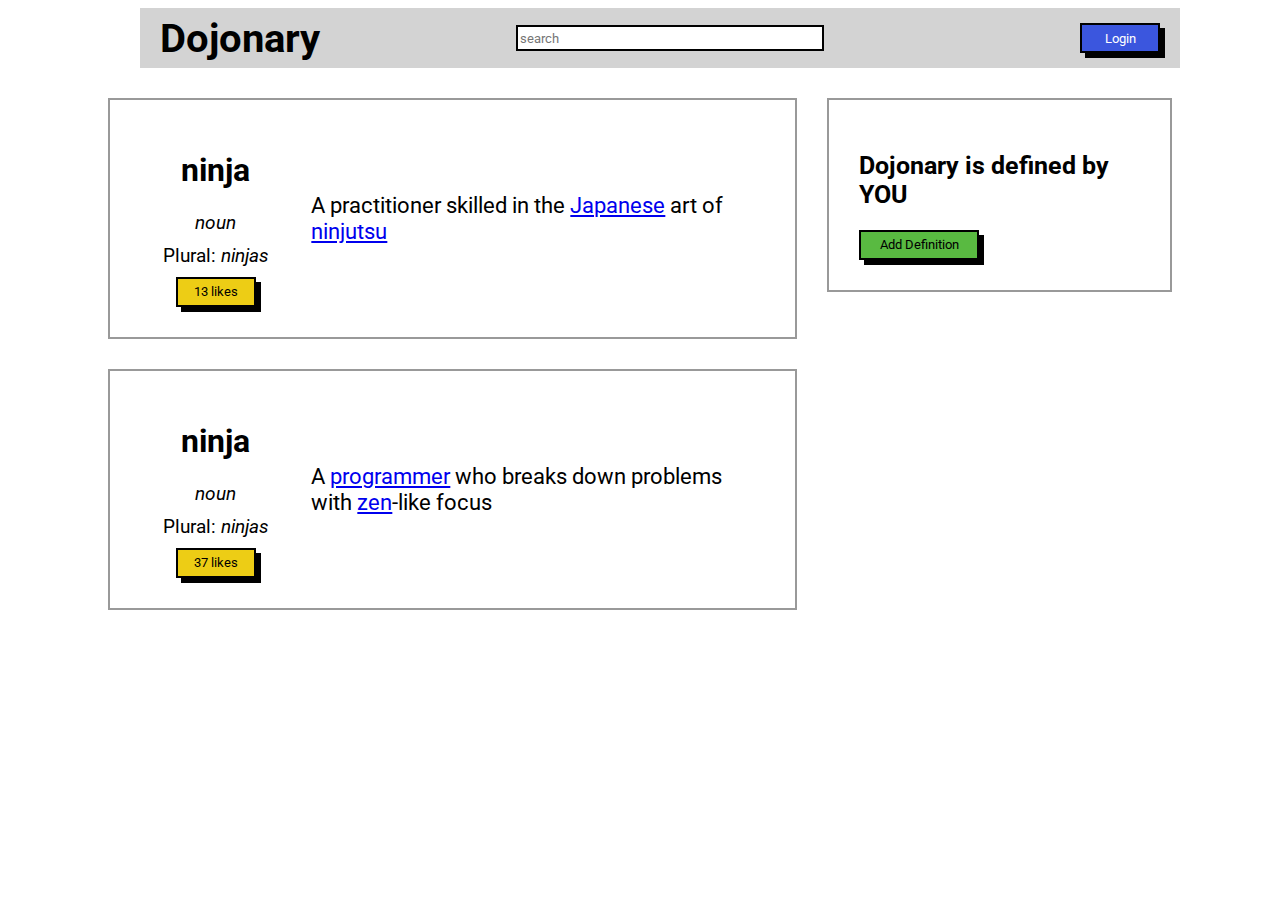
<file: WEB_FUNDAMENTALS/JS/Button_clicker/index.html>
<!DOCTYPE html>
<html lang="en">
<head>
    <meta charset="UTF-8">
    <meta name="viewport" content="width=device-width, initial-scale=1.0">
    <title>Button Clicker</title>
    <link rel="stylesheet" href="https://fonts.googleapis.com/css2?family=Roboto&display=swap"> 
    <link rel="stylesheet" href="style.css">
</head>
<body>
    <div class="container">
        <div class="nav">
            <h1 class="title">Dojonary</h1>
            <input type="text" name="search" placeholder="search">
            <button class="btn1" onclick="login(this)">Login</button>
        </div>
    </div>
    <div class="row">
        <div class="col-2">
            <div class="content">
                <div class="left">
                    <h1>ninja</h1>
                    <p><em>noun</em></p>
                    <p>Plural: <em>ninjas</em></p>
                    <button class="btn2" onclick="message()">13 likes</button>
                </div>
                <p class="description">A practitioner skilled in the <a href="#">Japanese</a> art of <a href="#">ninjutsu</a></p>
            </div>
            <div class="content">
                <div class="left">
                    <h1>ninja</h1>
                    <p><em>noun</em></p>
                    <p>Plural: <em>ninjas</em></p>
                    <button class="btn2" onclick="message()">37 likes</button>
                </div>
                <p class="description">A <a href="#">programmer</a> who breaks down problems with <a href="#">zen</a>-like focus</p>
            </div>
        </div>
        <div class="col-1">
            <div class="content1">
                <h2>Dojonary is defined by YOU</h2>
                <button class="btn3" onclick="hide(this)">Add Definition</button>
            </div>
        </div>
    <script src="script.js"></script>
</body>
</html>
</file>
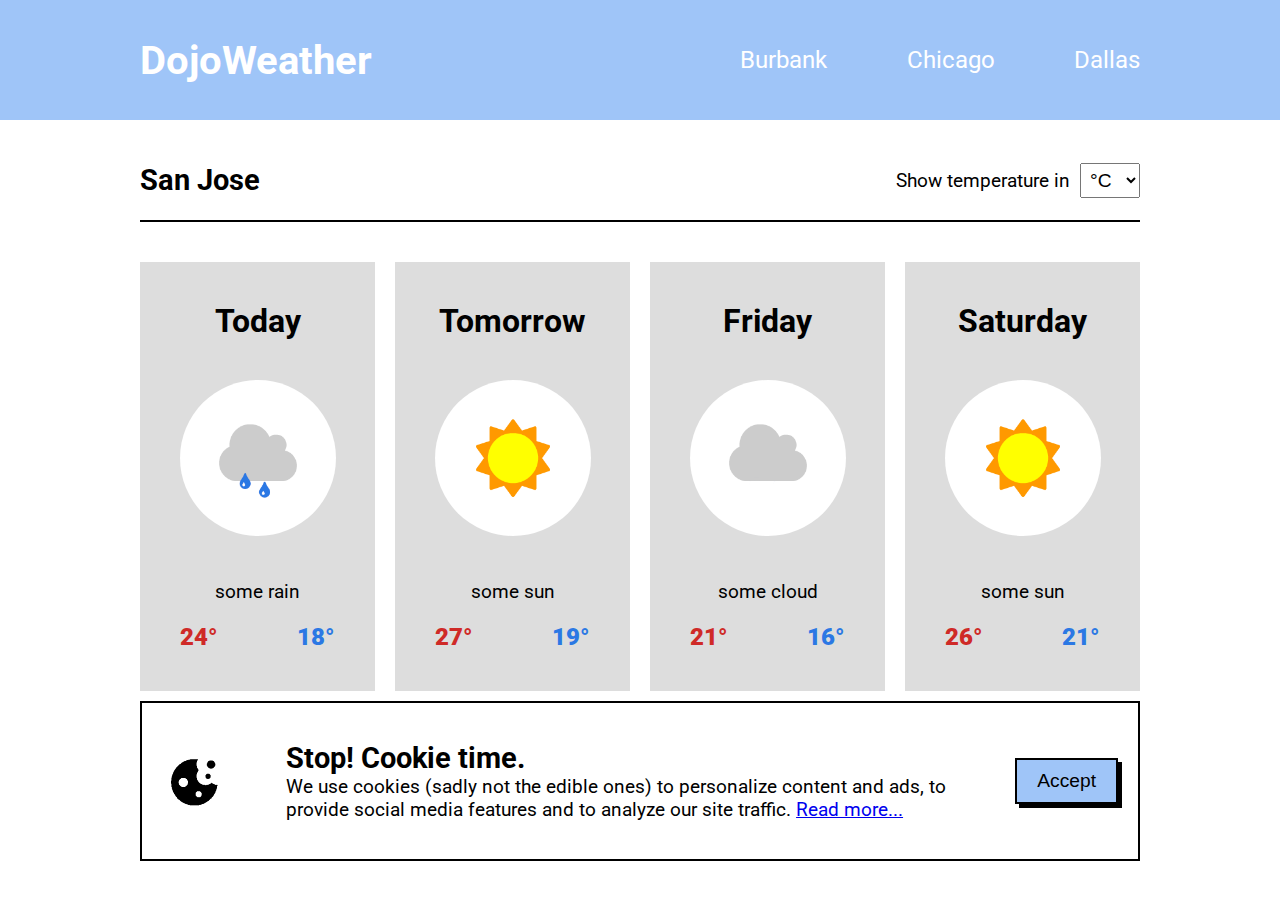
<file: WEB_FUNDAMENTALS/JS/Dojo_weather/index.html>
<!DOCTYPE html>
<html lang="en">
<head>
    <meta charset="UTF-8">
    <meta name="viewport" content="width=device-width, initial-scale=1.0">
    <title>DojoWeather</title>
    <link rel="preconnect" href="https://fonts.googleapis.com">
    <link rel="preconnect" href="https://fonts.gstatic.com" crossorigin>
    <link href="https://fonts.googleapis.com/css2?family=Roboto&display=swap" rel="stylesheet"> 
    <link rel="stylesheet" href="style.css">
</head>
<body>
    <div class="header">
        <div class="nav">
            <h1>DojoWeather</h1>
            <ul class="nav-list">
                <li onclick="loading()"><a href="#">Burbank</a></li>
                <li onclick="loading()"><a href="#">Chicago</a></li>
                <li onclick="loading()"><a href="#">Dallas</a></li>
            </ul>
        </div>
    </div>
    <div class="container">
        <div class="subtitle">
            <h2>San Jose</h2>
            <form>
                <label>Show temperature in </label>
                <select name="temp" onchange="convert(this)">
                    <option>°C</option>
                    <option>°F</option>
                </select>
            </form>
        </div>
        <div class="row">
            <div class="forecast">
                <h1>Today</h1>
                <img src="assets/some_rain.png" alt="rain">
                <p>some rain</p>
                <p class="temperatures">
                    <span class="high" id="temp1">24</span>
                    <span class="low" id="temp2">18</span>
                </p>
            </div>
            <div class="forecast">
                <h1>Tomorrow</h1>
                <img src="assets/some_sun.png" alt="sun">
                <p>some sun</p>
                <p class="temperatures">
                    <span class="high" id="temp3">27</span>
                    <span class="low" id="temp4">19</span>
                </p>
            </div>
            <div class="forecast">
                <h1>Friday</h1>
                <img src="assets/some_clouds.png" alt="clouds">
                <p>some cloud</p>
                <p class="temperatures">
                    <span class="high" id="temp5">21</span>
                    <span class="low" id="temp6">16</span>
                </p>
            </div>
            <div class="forecast">
                <h1>Saturday</h1>
                <img src="assets/some_sun.png" alt="sun">
                <p>some sun</p>
                <p class="temperatures">
                    <span class="high" id="temp7">26</span>
                    <span class="low" id="temp8">21</span>
                </p>
            </div>
        </div>
    </div>
    <div class="footer">
        <div class="cookie-policy">
            <img src="assets/cookie.png" alt="cookie">
            <div class="text">
                <h2>Stop! Cookie time.</h2>
                <p>We use cookies (sadly not the edible ones) to personalize content and ads, to provide social media features and to analyze our site traffic. <a href="#">Read more...</a></p>
            </div>
            <button class="btn" onclick="accept()">Accept</button>
        </div>
    </div>
    <script src="script.js"></script>
</body>
</html>
</file>
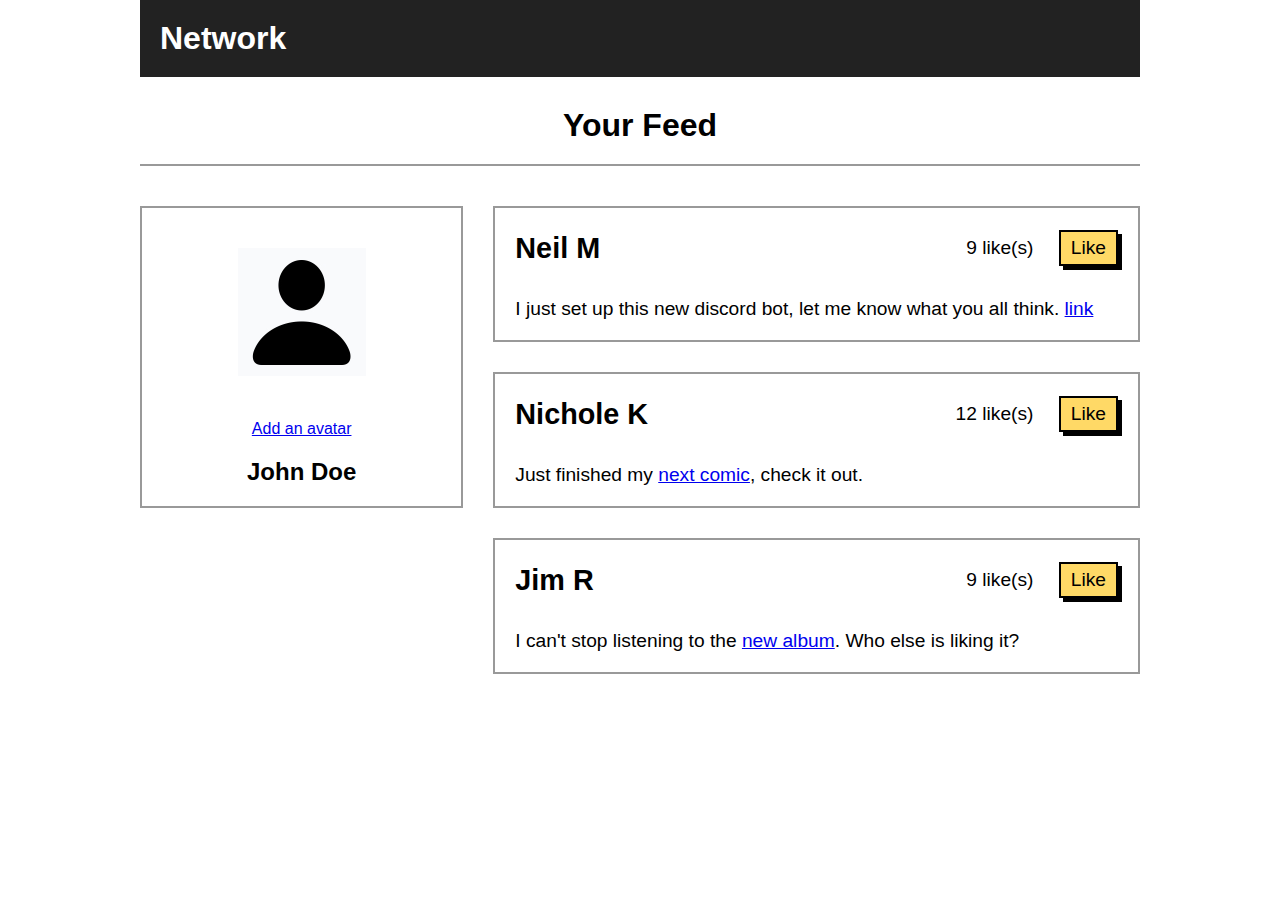
<file: WEB_FUNDAMENTALS/JS/Likes/index.html>
<!DOCTYPE html>
<html lang="en">
<head>
    <meta charset="UTF-8">
    <meta http-equiv="X-UA-Compatible" content="IE=edge">
    <meta name="viewport" content="width=device-width, initial-scale=1.0">
    <title>Likes</title>
    <link rel="stylesheet" href="style.css">
</head>
<body>
    <div class="container">
        <div class="top">
            <h1>Network</h1>
        </div>
        <h1 class="centered">Your Feed</h1>
        <div class="row">
            <div class="left">
                <div class="user">
                    <img src="icons.jpg" alt="user" class="avatar-m">
                    <p><a href="#">Add an avatar</a></p>
                    <h2>John Doe</h2>
                </div>
            </div>
            <div class="right">
                <div class="post">
                    <div class="top-line">
                        <h2>Neil M</h2>
                        <div class="likes">
                            <span id="post-1">9 like(s)</span>
                            <button class="like-btn" onclick="like(0)">Like</button>
                        </div>
                    </div>
                    <p>I just set up this new discord bot, let me know what you all think. <a href="#">link</a></p>
                </div>
                <div class="post">
                    <div class="top-line">
                        <h2>Nichole K</h2>
                        <div class="likes">
                            <span id="post-2">12 like(s)</span>
                            <button class="like-btn" onclick="like(1)">Like</button>
                        </div>
                    </div>
                    <p>Just finished my <a href="#">next comic</a>, check it out.</p>
                </div>
                <div class="post">
                    <div class="top-line">
                        <h2>Jim R</h2>
                        <div class="likes">
                            <span id="post-3">9 like(s)</span>
                            <button class="like-btn" onclick="like(2)">Like</button>
                        </div>
                    </div>
                    <p>I can't stop listening to the <a href="#">new album</a>. Who else is liking it?</p>
                </div>
            </div>
        </div>
    </div>
    <script src="script.js"></script>
</body>
</html>
</file>
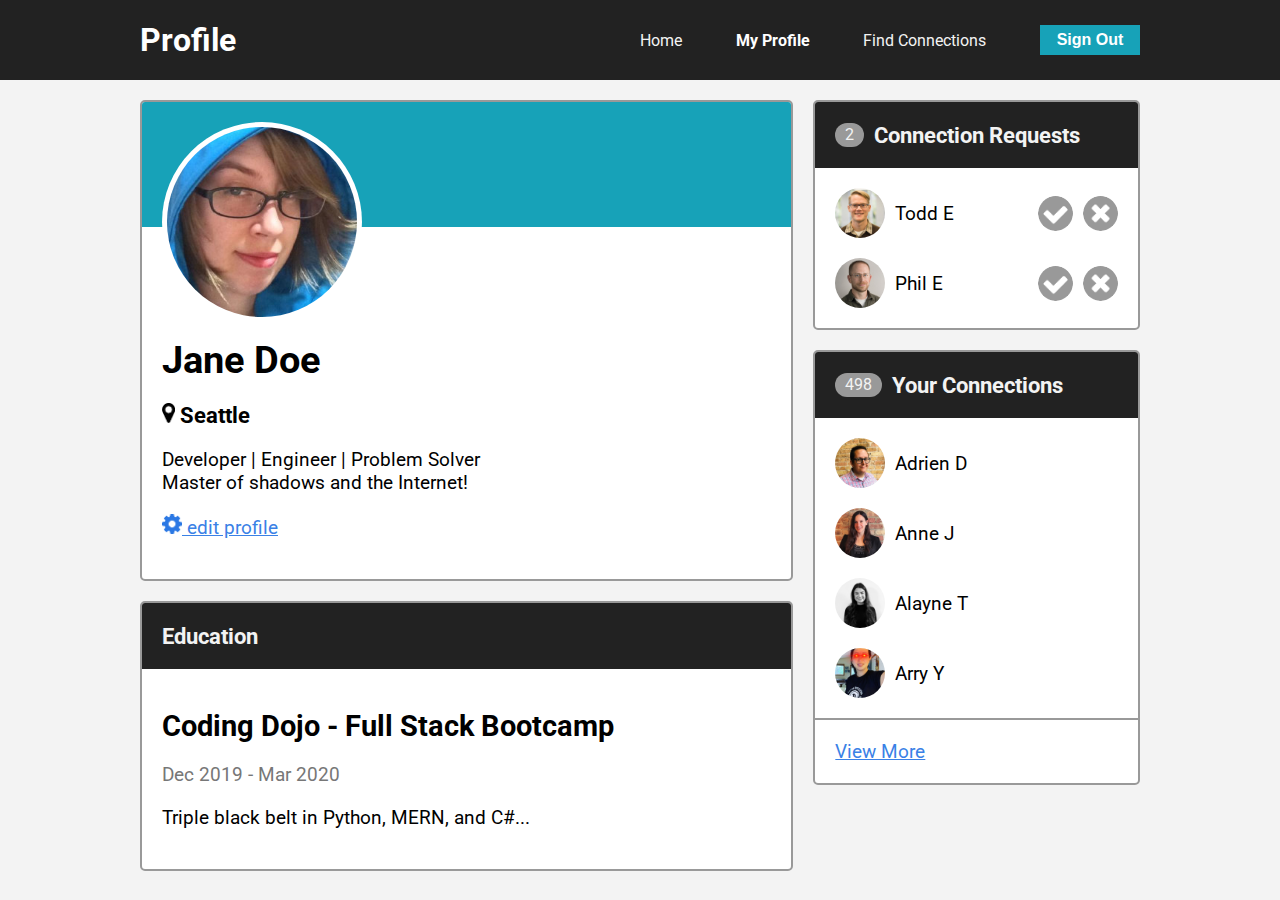
<file: WEB_FUNDAMENTALS/JS/Makimg_connections/index.html>
<!DOCTYPE html>
<html lang="en">
<head>
    <meta charset="UTF-8">
    <meta name="viewport" content="width=device-width, initial-scale=1.0">
    <title>Profile Page</title>
    <link rel="stylesheet" href="style.css">
    <link rel="preconnect" href="https://fonts.gstatic.com">
    <link href="https://fonts.googleapis.com/css2?family=Roboto&display=swap" rel="stylesheet">
</head>
<body>

    <!-- navbar -->
    <div class="nav">
        <div class="flex-container">
            <h1 class="nav-title">Profile</h1>
            <ul class="nav-links">
                <li><a href="#">Home</a></li>
                <li><a href="#" class="active">My Profile</a></li>
                <li><a href="#">Find Connections</a></li>
                <li><button class="btn">Sign Out</button></li>
            </ul>
        </div>
    </div>

    <!-- main -->
    <div class="flex-container main">

        <!-- 2/3 width column -->
        <div class="col-2">

            <!-- user info card -->
            <div class="card user-card">
                <div class="card-header">
                    <img src="images/jane-m.jpg" alt="jane" class="avatar-m">
                </div>
                <div class="card-body">
                    <h1 id="username">Jane Doe</h1>
                    <h3><img src="icons/map-marker.png" alt="pin" class="icon-s"> Seattle</h3>
                    <p>Developer | Engineer | Problem Solver<br>
                    Master of shadows and the Internet!</p>
                    <p onclick="edit()"><a href="#"><img src="icons/gear.png" alt="gear" class="icon-s"> edit profile</a></p>
                </div>
            </div>

            <!-- user education card -->
            <div class="card">
                <div class="card-header">
                    <h3>Education</h3>
                </div>
                <div class="card-body">
                    <h2>Coding Dojo - Full Stack Bootcamp</h2>
                    <p class="dates">Dec 2019 - Mar 2020</p>
                    <p>Triple black belt in Python, MERN, and C#...</p>
                </div>
            </div>

        </div>

        <!-- 1/3 width column -->
        <div class="col-1">

            <!-- connection requests card -->
            <div class="card">
                <div class="card-header">
                    <span class="badge" id="requests">2</span>
                    <h3>Connection Requests</h3>
                </div>
                <ul class="card-list">
                    <li class="card-list-item" id="request-1">
                        <span>
                            <img src="images/todd-s.jpg" alt="todd" class="avatar-s">
                            Todd E
                        </span>
                        <span>
                            <img src="icons/accept-circle.png" alt="accept" class="icon" onclick='accept("#request-1")'>
                            <img src="icons/close-circle.png" alt="close" class="icon" onclick='ignore("#request-1")'>
                        </span>
                    </li>
                    <li class="card-list-item" id="request-2">
                        <span>
                            <img src="images/phil-s.jpg" alt="phil" class="avatar-s">
                            Phil E
                        </span>
                        <span>
                            <img src="icons/accept-circle.png" alt="accept" class="icon" onclick='accept("#request-2")'>
                            <img src="icons/close-circle.png" alt="close" class="icon" onclick='ignore("#request-2")'>
                        </span>
                    </li>
                </ul>
            </div>

            <!-- your connections card -->
            <div class="card">
                <div class="card-header">
                    <span class="badge" id="connections">498</span>
                    <h3>Your Connections</h3>
                </div>
                <ul class="card-list">
                    <li class="card-list-item start">
                        <img src="images/adrien-s.jpg" alt="adrien" class="avatar-s">
                        Adrien D
                    </li>
                    <li class="card-list-item start">
                        <img src="images/anne-s.jpg" alt="anne" class="avatar-s">
                        Anne J
                    </li>
                    <li class="card-list-item start">
                        <img src="images/alayne-s.jpg" alt="alayne" class="avatar-s">
                        Alayne T
                    </li>
                    <li class="card-list-item start">
                        <img src="images/arry-s.jpg" alt="arry" class="avatar-s">
                        Arry Y
                    </li>
                </ul>
                <div class="card-footer">
                    <a href="#">View More</a>
                </div>
            </div>

        </div>
    </div>

    <script src="script.js"></script>
</body>
</html>
</file>
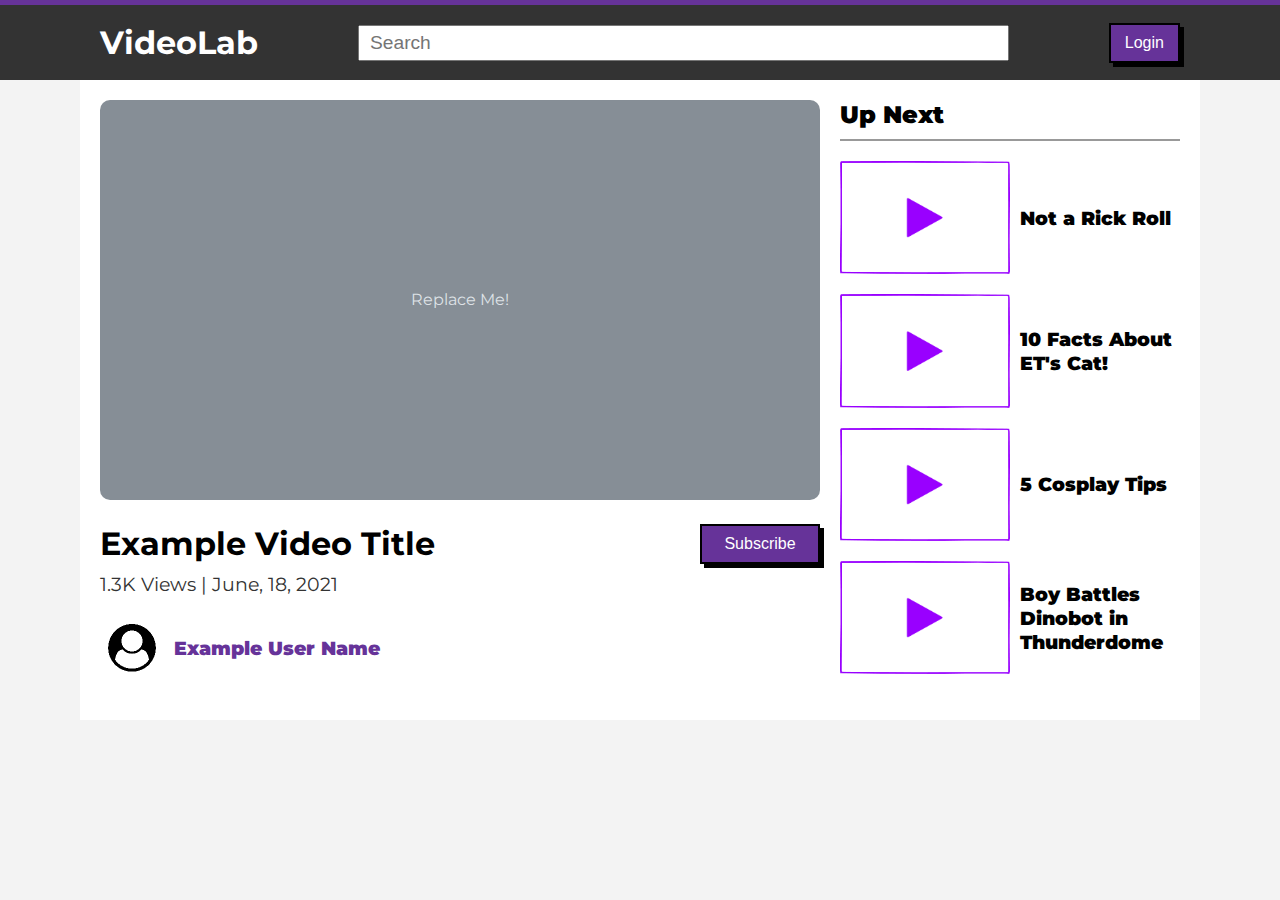
<file: WEB_FUNDAMENTALS/JS/video_preview/index.html>
<!DOCTYPE html>
<html lang="en">
<head>
    <meta charset="UTF-8">
    <meta http-equiv="X-UA-Compatible" content="IE=edge">
    <meta name="viewport" content="width=device-width, initial-scale=1.0">
    <title>VideoLab</title>
    <link rel="preconnect" href="https://fonts.gstatic.com">
    <link href="https://fonts.googleapis.com/css2?family=Montserrat&display=swap" rel="stylesheet"> 
    <link rel="stylesheet" href="style.css">
</head>
<body>

    <!-- top navigation -->
    <div class="top">
        <div class="nav-container">
            <h1>VideoLab</h1>
            <input type="text" placeholder="Search" name="query" class="search">
            <button class="btn">Login</button>
        </div>
    </div>

    <!-- main content -->
    <div class="flex-container">

        <!-- left column -->
        <div class="col-l">

            <!-- this is a placeholder replace it with a real video -->
            <figure class="placeholder">
                <svg style="text-anchor:middle;" width="720" height="400" xmlns="http://www.w3.org/2000/svg" role="img" aria-label="Placeholder: 720x400" preserveAspectRatio="xMidYMid slice" focusable="false">
                    <title>Placeholder</title>
                    <rect width="100%" height="100%" fill="#868e96"></rect>
                    <text x="50%" y="50%" dy=".3em" fill="#dee2e6" >Replace Me!</text>
                </svg>
            </figure>

            <!-- video info -->
            <div class="row">
                <div class="start">
                    <h1>Example Video Title</h1>
                    <h3>1.3K Views | June, 18, 2021</h3>
                    <div class="user">
                        <img src="assets/user.png" alt="user-circle" class="avatar-s">
                        <span class="user-name">Example User Name</span>
                    </div>
                </div>
                <button class="btn">Subscribe</button>
            </div>

        </div>

        <!-- right column -->
        <div class="col-r">

            <h3 class="sub-header">Up Next</h3>

            <div class="video-small">
                <img src="assets/video-placeholder.png" alt="video placeholder" class="vid-s">
                <span class="video-title">Not a Rick Roll</span>
            </div>

            <div class="video-small">
                <img src="assets/video-placeholder.png" alt="video placeholder" class="vid-s">
                <span class="video-title">10 Facts About ET's Cat!</span>
            </div>

            <div class="video-small">
                <img src="assets/video-placeholder.png" alt="video placeholder" class="vid-s">
                <span class="video-title">5 Cosplay Tips</span>
            </div>

            <div class="video-small">
                <img src="assets/video-placeholder.png" alt="video placeholder" class="vid-s">
                <span class="video-title">Boy Battles Dinobot in Thunderdome</span>
            </div>

        </div>

    </div>

    <script src="script.js"></script>
</body>
</html>
</file>
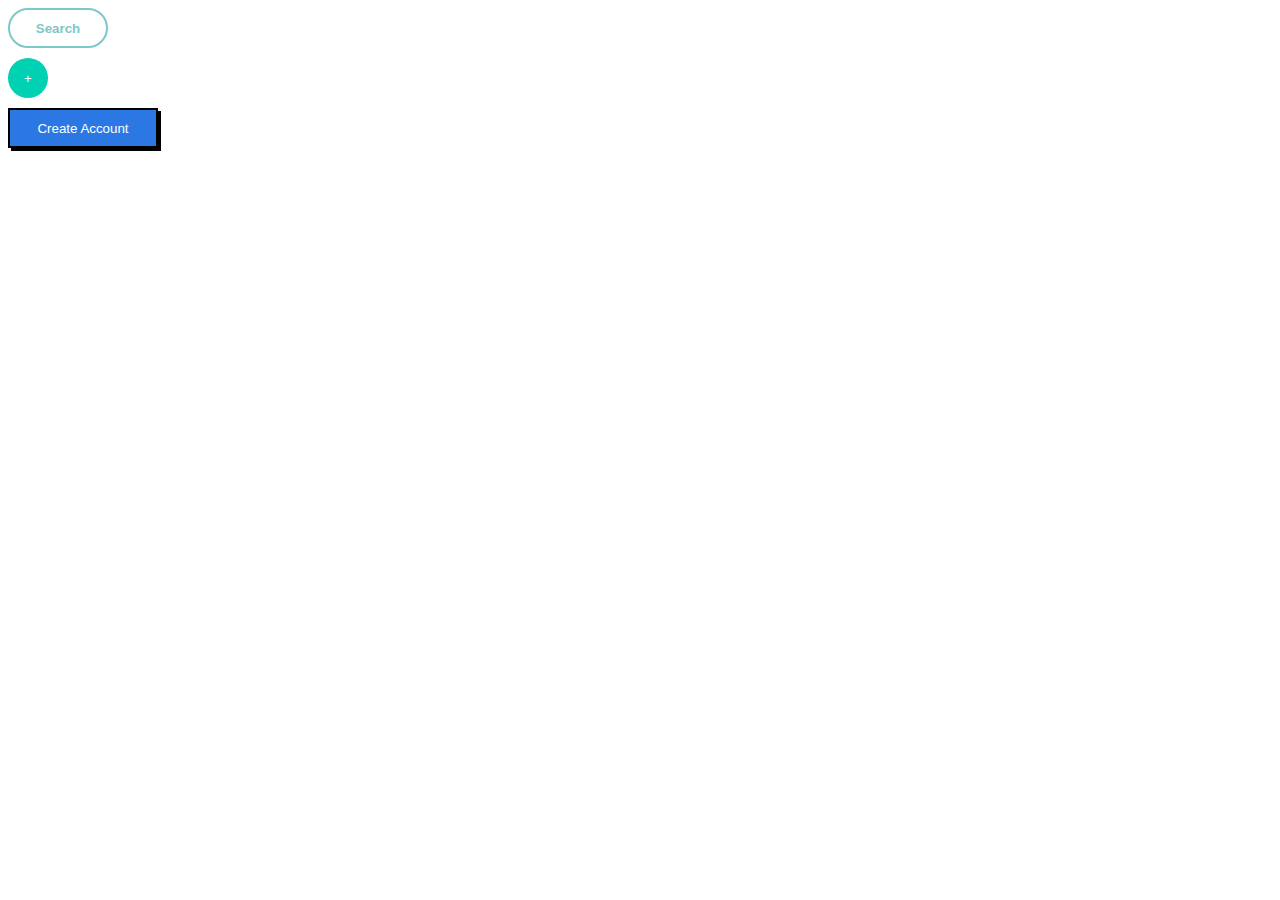
<file: WEB_FUNDAMENTALS/CSS/Button Up/t.html>
<!DOCTYPE html>
<html lang="en">
<head>
    <meta charset="UTF-8">
    <meta http-equiv="X-UA-Compatible" content="IE=edge">
    <meta name="viewport" content="width=device-width, initial-scale=1.0">
    <title>Document</title>
    <link rel="stylesheet" href="g.css">
</head>
<body>
    <button class="btn-search">Search</button>
    <button class="btn-add">+</button>
    <button class="btn-primary">Create Account</button>
</body>
</html>
</file>
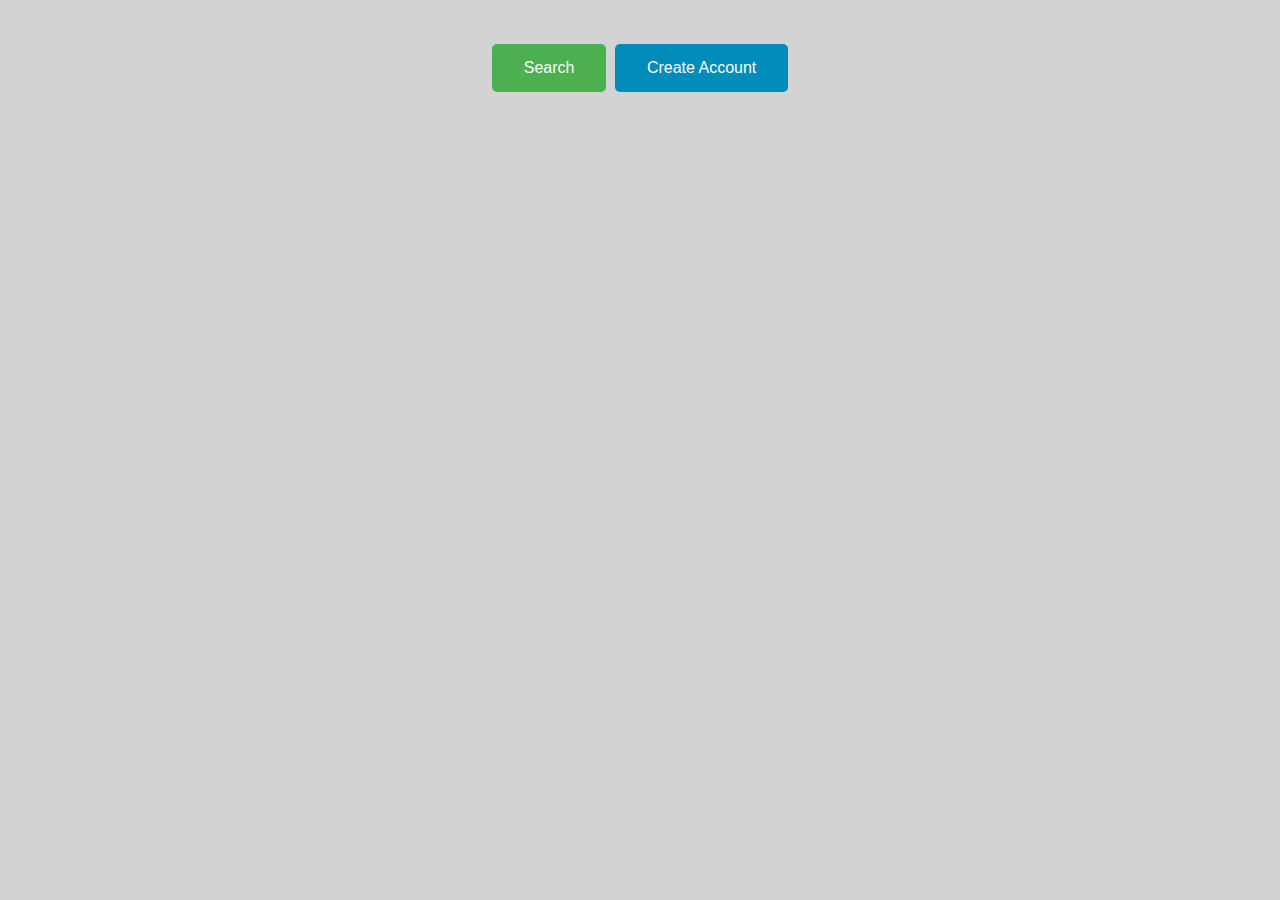
<file: WEB_FUNDAMENTALS/CSS/css3/f.html>
<!DOCTYPE html>
<html>
<head>
  <link rel="stylesheet" type="text/css" href="f.css">
</head>
<body>

  <div class="container">
    <button class="search-button">Search</button>
    <button class="create-account-button">Create Account</button>
  </div>

</body>
</html>
</file>
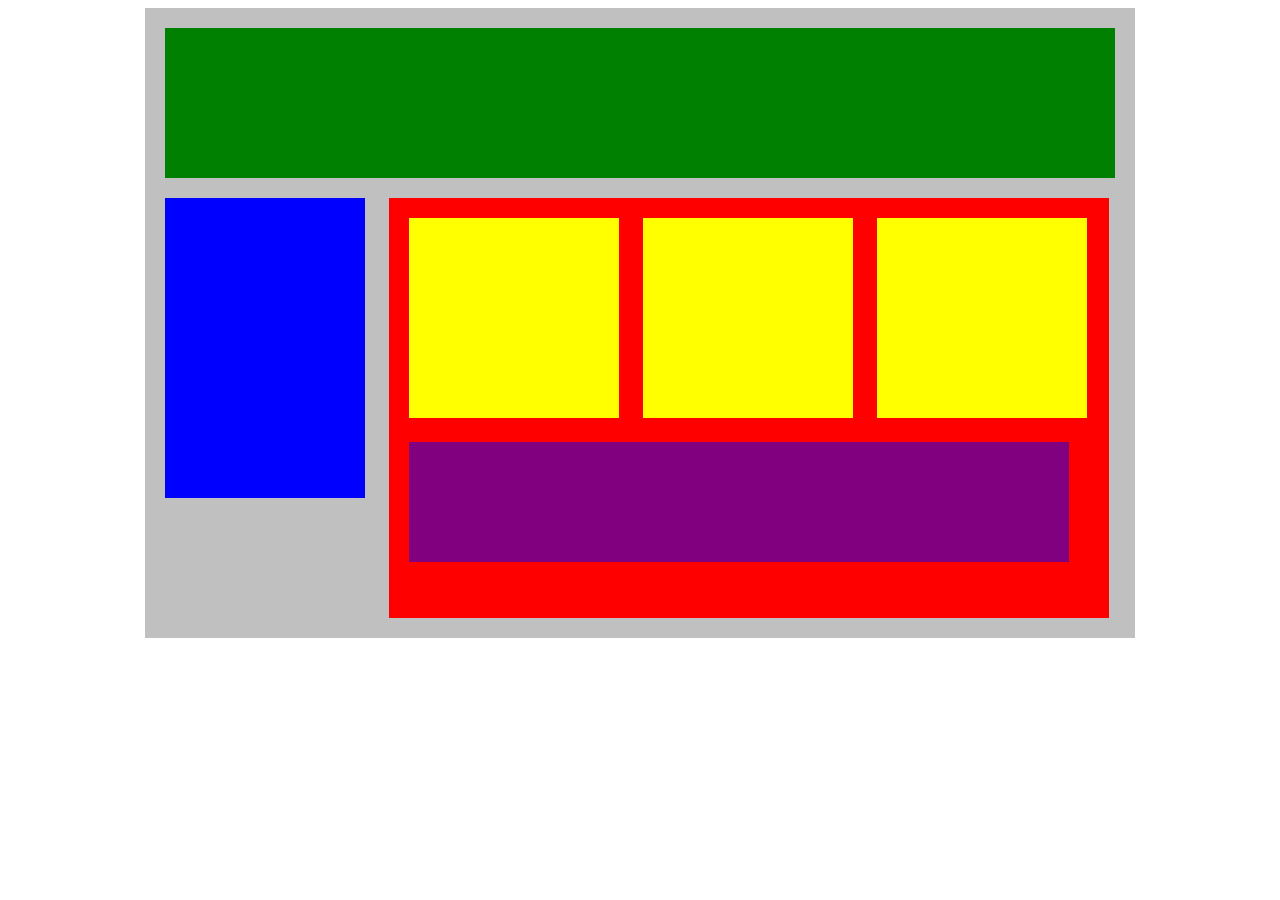
<file: WEB_FUNDAMENTALS/CSS/Plotting Our Blocks/j.html>
<!DOCTYPE html>
<html lang="en">
<head>
    <title>Position Practice</title>
    <link rel="stylesheet" type="text/css" href="f.css">
</head>
<body>
    <div class="container">
        <div class="top-nav"></div>
        <div class="side-nav"></div>
        <div class="main">
            <div class="sub-content"></div>
            <div class="sub-content"></div>
            <div class="sub-content"></div>
            <div id="advertisement"></div>
        </div>
    </div>
</body>
</html>
</file>
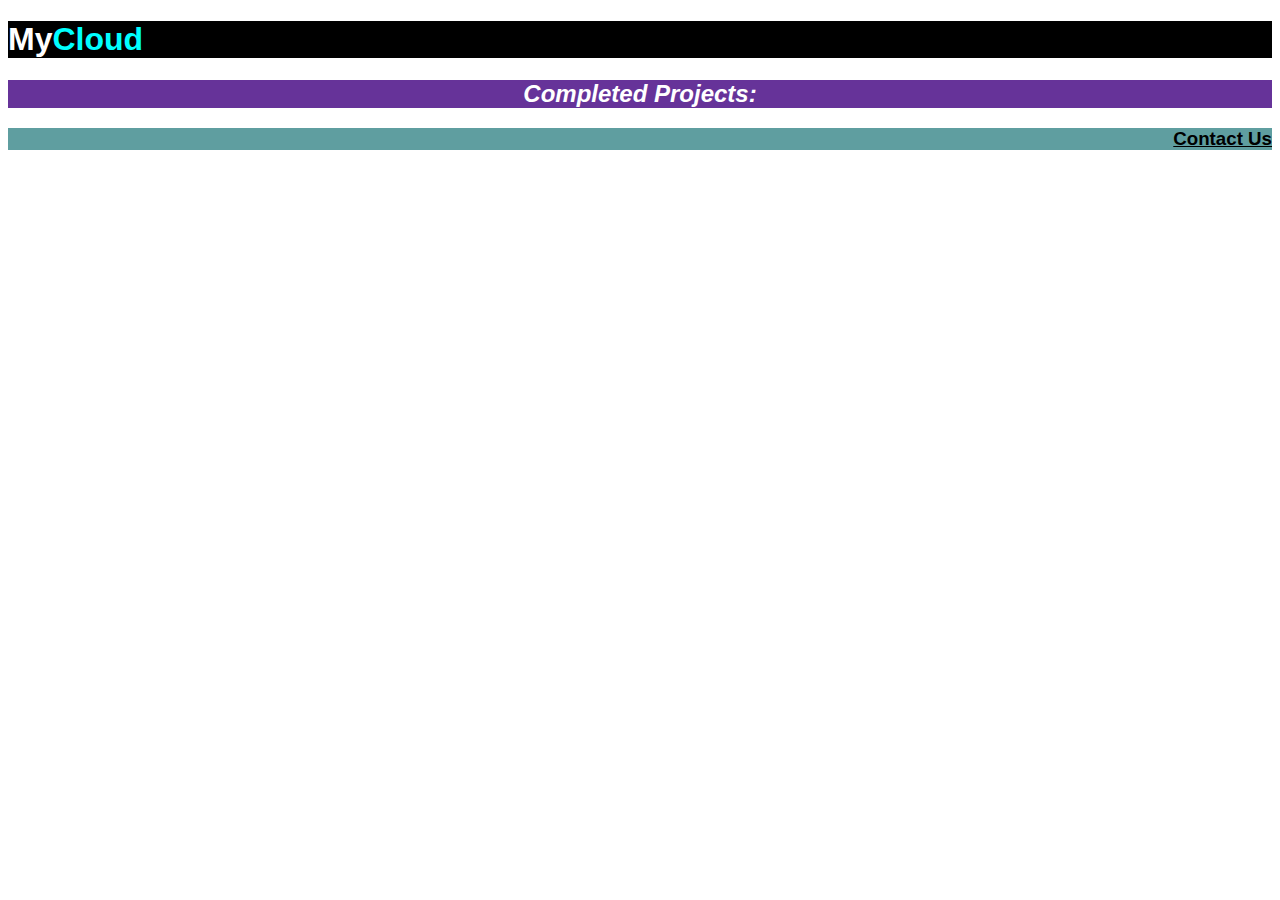
<file: WEB_FUNDAMENTALS/CSS/Text Styling/s.html>
<!DOCTYPE html>
<html lang="en">
<head>
    <meta charset="UTF-8">
    <meta http-equiv="X-UA-Compatible" content="IE=edge">
    <meta name="viewport" content="width=device-width, initial-scale=1.0">
    <title>Document</title>
    <link rel="stylesheet" href="ss.css">
</head>
<body>
    <h1>My<span>Cloud</span></h1>
    <h2>Completed Projects:</h2>
    <h3>Contact Us</h3>
</body>
</html>
</file>
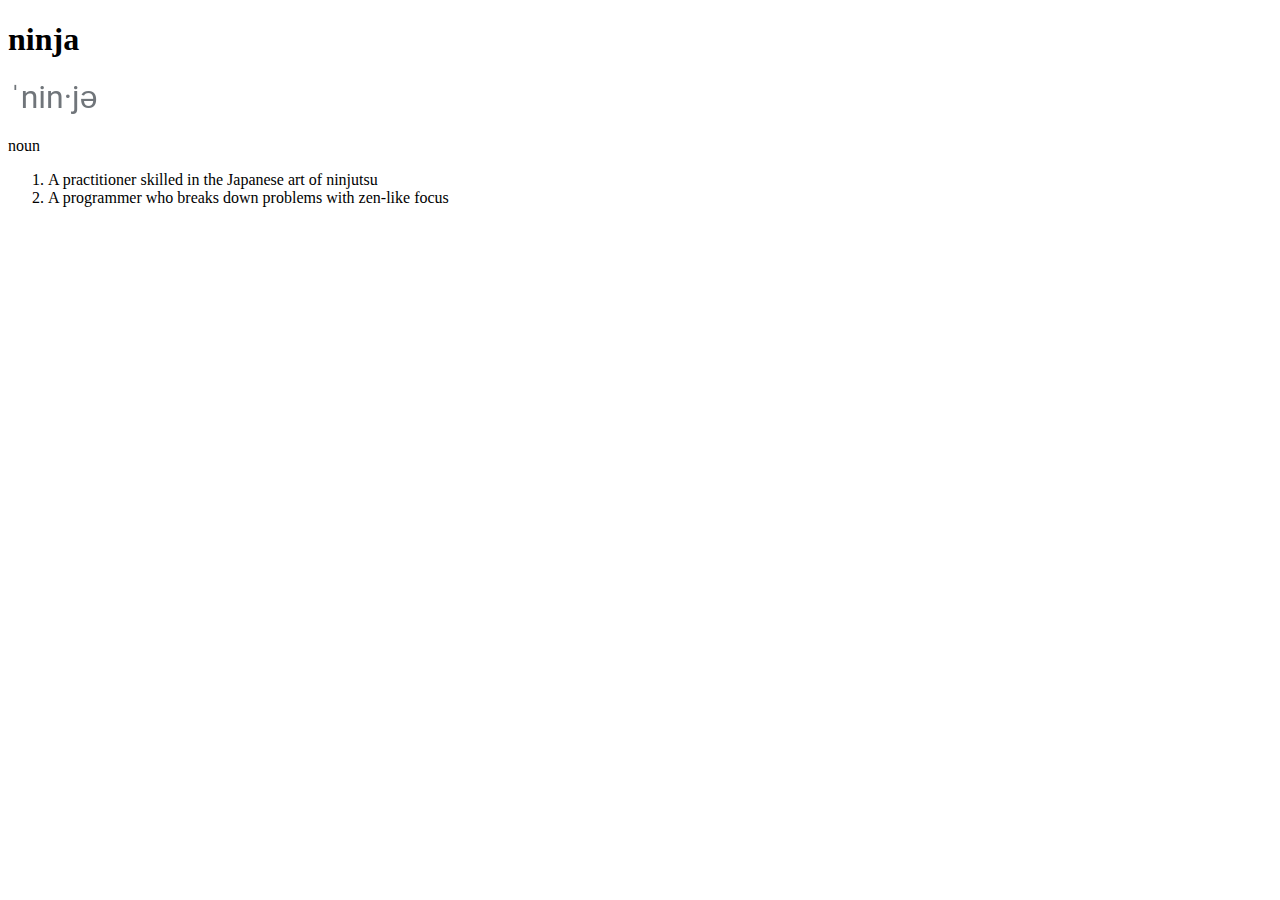
<file: WEB_FUNDAMENTALS/HTML/Dictionary Entry/dd.html>
<!DOCTYPE html>
<html>
<head>
<title>Ninja</title>
</head>
<body>

<h1>ninja</h1>
<img src="pronunciation.png" alt="'ninjə">

<p>noun</p>

<ol>
  <li>A practitioner skilled in the Japanese art of ninjutsu</li>
  <li>A programmer who breaks down problems with zen-like focus</li>
</ol>

</body>
</html>
</file>
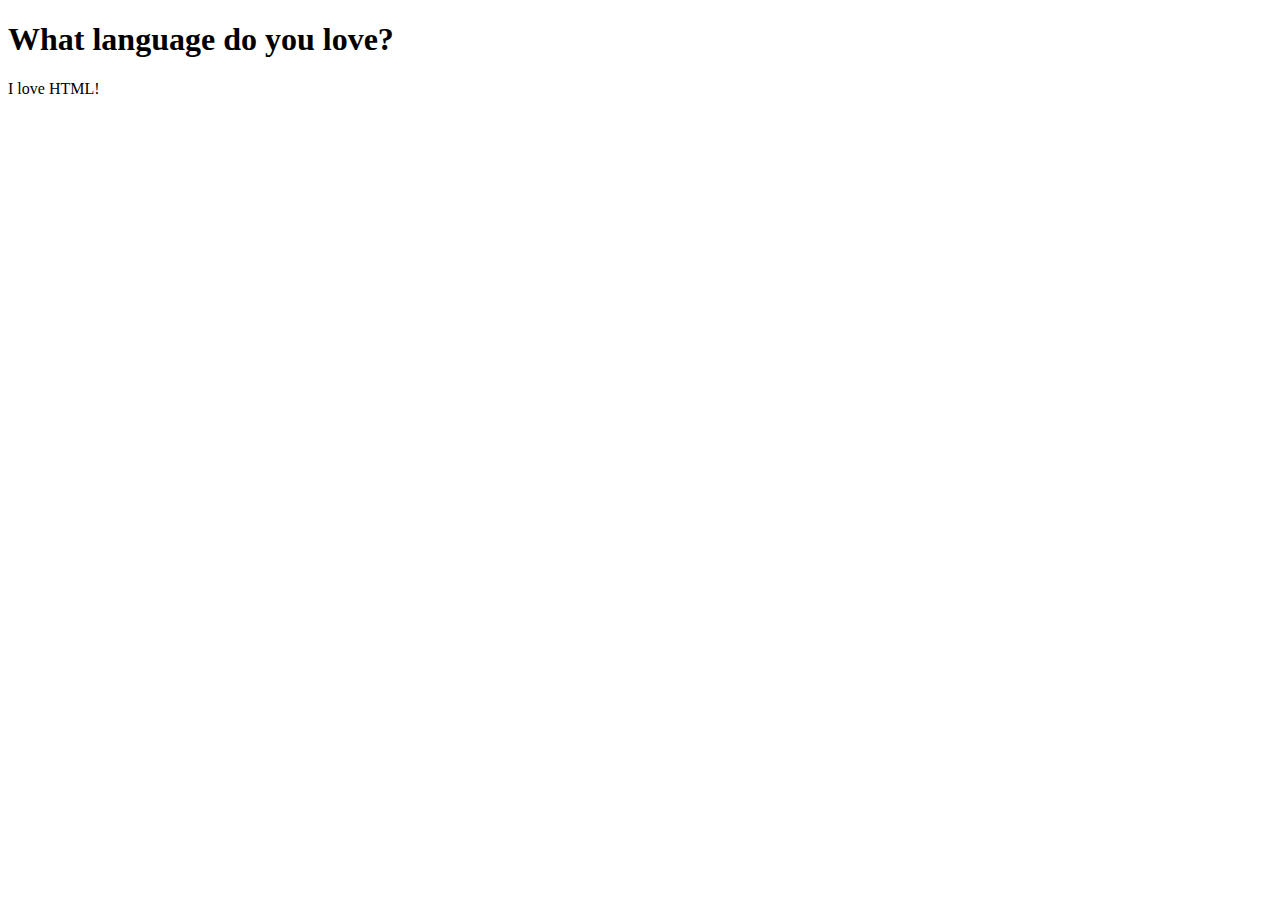
<file: WEB_FUNDAMENTALS/HTML/Fix Indentation/a.html>
<!DOCTYPE html>
<html>
    <head>
        <title>
            Basic I
        </title>
    </head>
    <body>
        <h1>
            What language do you love?
        </h1>
        <p>
            I love HTML!
        </p>
    </body>
</html>
</file>
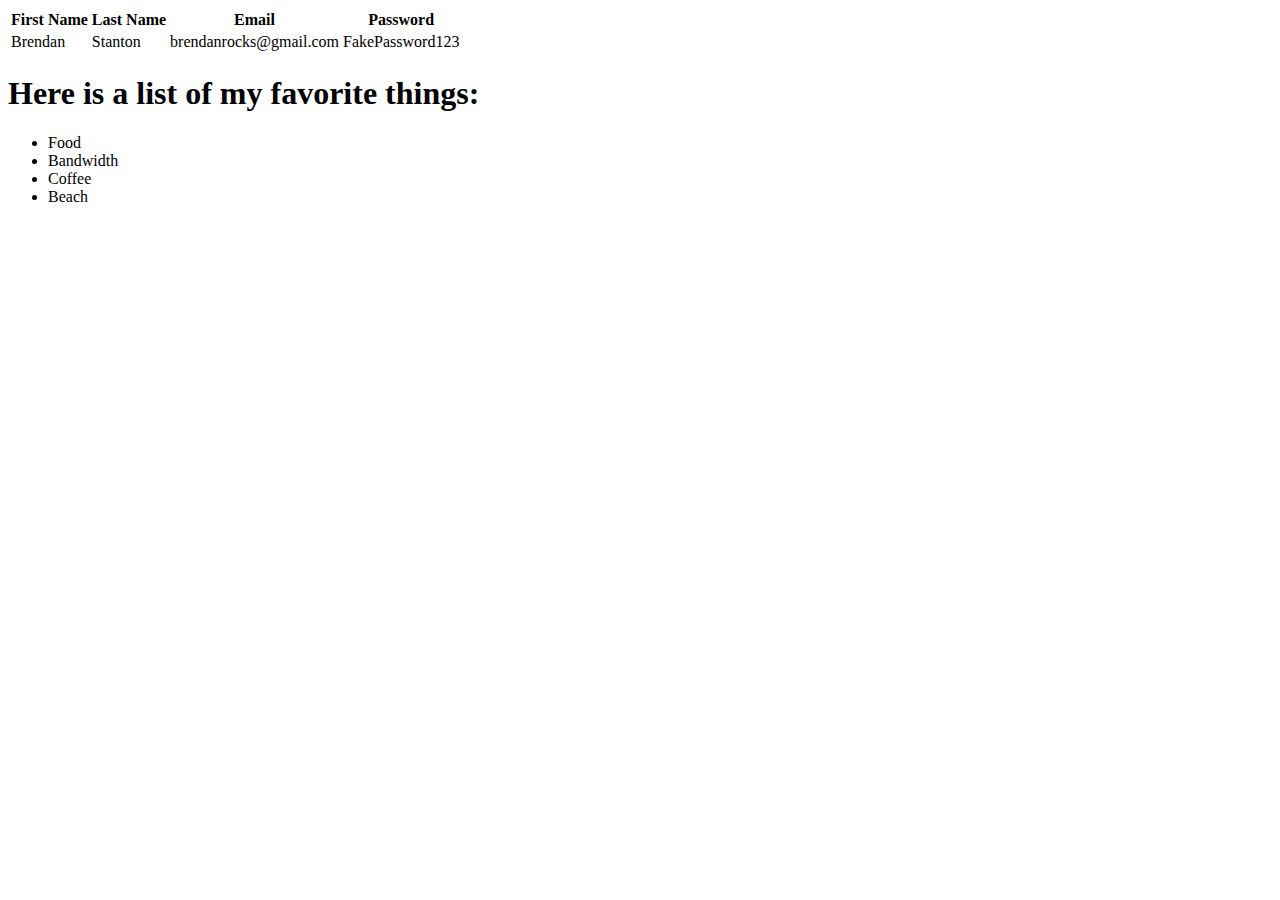
<file: WEB_FUNDAMENTALS/HTML/Fix Indentation/b.html>
<!DOCTYPE html>
<html>
    <head>
        <title>Basic II</title>
    </head>
    <body>
        <table> 
            <thead>
                <tr>
                    <th>First Name</th>
                    <th>Last Name</th>
                    <th>Email</th>
                    <th>Password</th>
                </tr>
            </thead>
            <tbody>
                <tr>
                    <td>Brendan</td>
                    <td>Stanton</td>
                    <td>brendanrocks@gmail.com</td>
                    <td> FakePassword123</td>
                </tr>
            </tbody>
        </table>
        <h1>Here is a list of my favorite things:</h1>
        <ul>
            <li>Food</li>
            <li>Bandwidth</li>
            <li>Coffee</li>
            <li>Beach</li>
        </ul>
    </body>
</html>
</file>
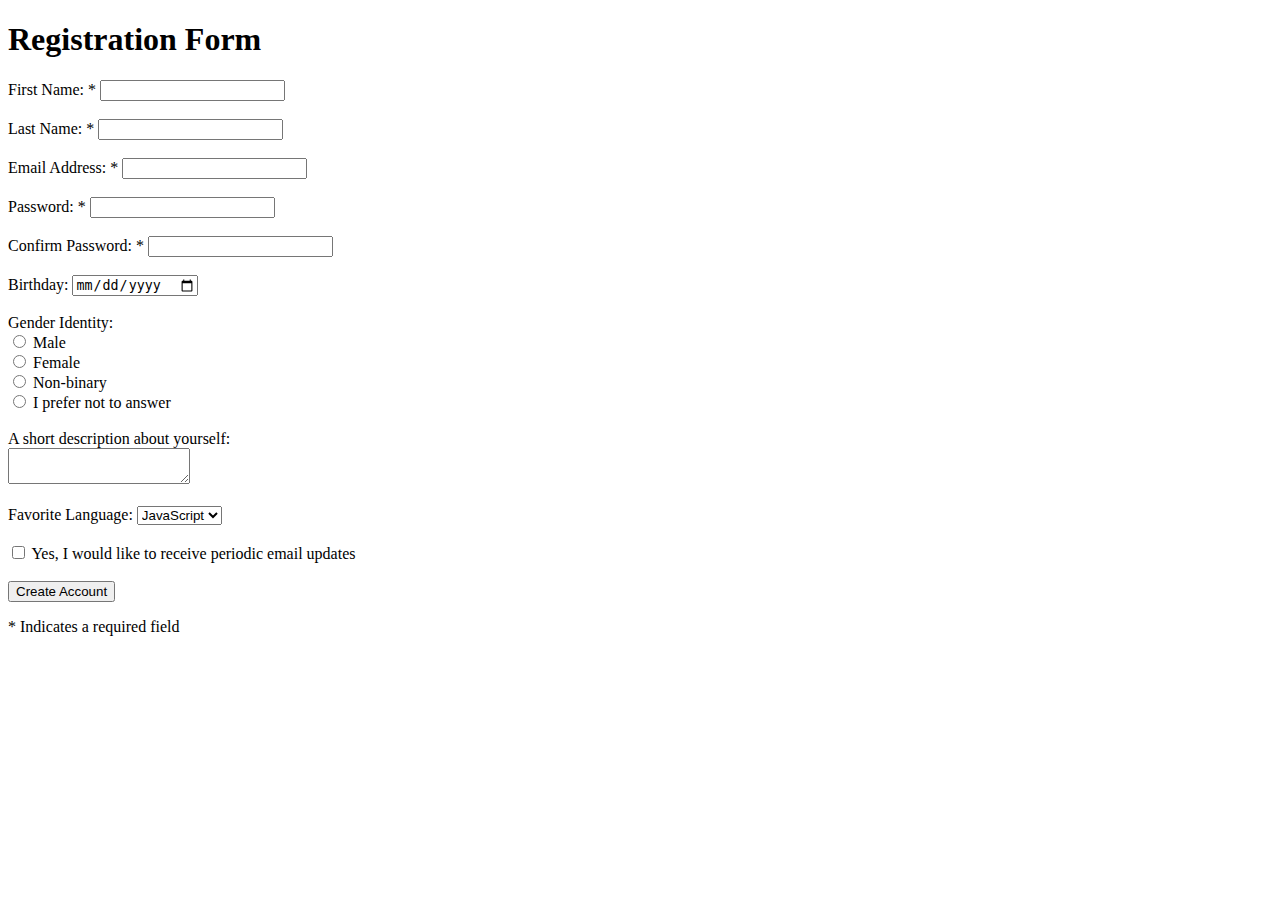
<file: WEB_FUNDAMENTALS/HTML/Registration Form/xx.html>
<!DOCTYPE html>
<html>
<head>
  <title>Registration Form</title>
</head>
<body>

<h1>Registration Form</h1>

<form>
  <label for="firstName">First Name:</label> *
  <input type="text" id="firstName" name="firstName" required><br><br>

  <label for="lastName">Last Name:</label> *
  <input type="text" id="lastName" name="lastName" required><br><br>

  <label for="email">Email Address:</label> *
  <input type="email" id="email" name="email" required><br><br>

  <label for="password">Password:</label> *
  <input type="password" id="password" name="password" required><br><br>

  <label for="confirmPassword">Confirm Password:</label> *
  <input type="password" id="confirmPassword" name="confirmPassword" required><br><br>

  <label for="birthday">Birthday:</label>
  <input type="date" id="birthday" name="birthday"><br><br>

  <label for="gender">Gender Identity:</label><br>
  <input type="radio" id="male" name="gender" value="male">
  <label for="male">Male</label><br>
  <input type="radio" id="female" name="gender" value="female">
  <label for="female">Female</label><br>
  <input type="radio" id="non-binary" name="gender" value="non-binary">
  <label for="non-binary">Non-binary</label><br>
  <input type="radio" id="prefer-not-to-answer" name="gender" value="prefer-not-to-answer">
  <label for="prefer-not-to-answer">I prefer not to answer</label><br><br>

  <label for="description">A short description about yourself:</label><br>
  <textarea id="description" name="description"></textarea><br><br>

  <label for="language">Favorite Language:</label>
  <select id="language" name="language">
    <option value="JavaScript">JavaScript</option>
    <option value="Python">Python</option>
    <option value="Java">Java</option>
    <option value="C++">C++</option>
    <option value="Other">Other</option>
  </select><br><br>

  <input type="checkbox" id="subscribe" name="subscribe" value="yes">
  <label for="subscribe">Yes, I would like to receive periodic email updates</label><br><br>

  <input type="submit" value="Create Account">
</form>

<p>* Indicates a required field</p>

</body>
</html>
</file>
<file: WEB_FUNDAMENTALS/JS/Button_clicker/style.css>
*{
    font-family: 'Roboto', sans-serif;
    list-style-type: none;
}

.container {
    width: 1000px;
    margin: 0 auto;
}

.nav{
    background-color: lightgray;
    color: #000000;
    width: 1000px;
    height: 60px;
    padding: 0 20px;
    display: flex;
    justify-content: space-between;
    align-items: center;
    text-decoration: none;
}

.title{
    font-size: 40px;
}

.nav input{
    width: 300px;
    height:20px;
    border: 2px solid #000000;
    margin-right:60px;

}
.btn1{
    height: 30px;
    width: 80px;
    color: #fff;
    background-color:rgb(59, 86, 222);
    border: 2px solid #000000;
    box-shadow: 5px 5px #000000;
    
}

.row { 
    display: flex; 
    margin: 0 100px;
}

.col-2 { 
    flex: 2; 
}

.col-1 { 
    flex: 1; 
    margin-left: 30px;
}

.content {
    background-color: #fff;
    margin-top: 30px;
    padding: 30px;
    border: 2px solid #999;
    display: flex;
    align-items: center;
    justify-content: space-between;
}


.content1 {
    background-color: #fff;
    margin-top: 30px;
    padding: 30px;
    border: 2px solid #999;
}

.left {
    flex: 1;
    text-align: center;
}

.left p {
    margin: 10px 0;
    font-size: 1.2rem;
}

.btn2{
    height: 30px;
    width: 80px;
    background-color:rgb(237, 205, 21);
    border: 2px solid #000000;
    box-shadow: 5px 5px #000000;
    
}

.description {
    flex: 3;
    margin-left: 20px;
    font-size: 1.4rem;
}

.content1 h2 {
    font-size: 25px;
}

.btn3{
    height: 30px;
    width: 120px;
    background-color:rgb(89, 186, 65);
    border: 2px solid #000000;
    box-shadow: 5px 5px #000000;
}
</file>
<file: WEB_FUNDAMENTALS/JS/Dojo_weather/style.css>
* {
    margin: 0;
    padding: 0;
}

body {
    font-family: 'Roboto', sans-serif;
}

.header {
    background-color: #9fc5f8;
    color: #fff;
}

.container, .nav {
    width: 1000px;
    margin: 0 auto;
}

.nav {
    display: flex;
    height: 120px;
    align-items: center;
    justify-content: space-between;
    margin-bottom: 20px;
}

.nav ul {
    width: 40%;
    display: flex;
    justify-content: space-between;
    list-style-type: none;
}

.nav h1 {
    font-size: 2.5rem;
}

.nav a {
    color: #fff;
    text-decoration: none;
    font-size: 1.5rem;
}

.subtitle {
    display: flex;
    height: 80px;
    align-items: center;
    justify-content: space-between;
    margin-bottom: 40px;
    border-bottom: 2px solid #000;
}

.subtitle h2 {
    font-size: 1.8rem;
}

.subtitle select, .subtitle label {
    font-size: 1.2rem;
    padding: 5px;
}

.subtitle select {
    width: 60px;
}

.row {
    display: flex;
}

.forecast {
    flex: 1;
    text-align: center;
    background-color: #ddd;
    padding: 40px 0;
    margin-right: 20px;
}

.forecast:last-child {
    margin-right: 0;
}

.forecast img {
    border-radius: 50%;
    width: 156px;
    margin: 40px 0;
}

.forecast p {
    font-size: 1.2rem;
}

.temperatures {
    margin-top: 20px;
    display: flex;
    justify-content: space-around;
}

.high, .low {
    font-size: 1.5rem;
    font-weight: 900;
}

.high::after, .low::after {
    content: "°";
}

.high {
    color: #cf2a27;
}

.low {
    color: #2b78e4;
}

.footer {
    width: 100%;
    bottom: 10px;
}

.cookie-policy {
    box-sizing: border-box;
    width: 1000px;
    height: 160px;
    padding: 20px;
    border: 2px solid #000;
    margin: 10px auto;
    display: flex;
    justify-content: space-between;
    align-items: center;
}

.btn {
    padding: 10px 20px;
    font-size: 1.2rem;
    border: 2px solid #000;
    box-shadow: 4px 4px #000;
    background-color: #9fc5f8;
    cursor: pointer;
}

.text {
    width: 70%;
}

.text h2 {
    font-size: 1.8rem;
}

.text p {
    font-size: 1.2rem;
}
</file>
<file: WEB_FUNDAMENTALS/JS/Likes/style.css>
* {
    margin: 0;
    padding: 0;
}

body {
    font-family: Arial, sans-serif;
}

.container {
    width: 1000px;
    margin: 0 auto;
}

.top {
    background-color: #222;
    color: #fff;
    padding: 20px;
    margin-bottom: 30px;
}

.centered {
    text-align: center;
    padding-bottom: 20px;
    border-bottom: 2px solid #999;
    margin-bottom: 40px;
}

.row {
    display: flex;
}

.left {
    flex: 1;
}

.user {
    padding: 20px;
    border: 2px solid #999;
    text-align: center;
}

.avatar-m {
    height: 128px;
    margin: 20px;
}

.left p {
    margin: 20px;
}

.right {
    flex: 2;
    margin-left: 30px;
}

.post {
    padding: 20px;
    margin-bottom: 30px;
    border: 2px solid #999;
    font-size: 1.2rem;
}

.top-line {
    height: 40px;
    display: flex;
    justify-content: space-between;
    align-items: center;
    margin-bottom: 30px
}

.like-btn {
    background-color: #ffd966;
    padding: 5px 10px;
    border: 2px solid #000;
    box-shadow: 4px 4px #000;
    font-size: 1.2rem;
    margin-left: 20px;
    cursor: pointer;
}
</file>
<file: WEB_FUNDAMENTALS/JS/Makimg_connections/style.css>
* {
    margin: 0;
    padding: 0;
}

/* styles to apply to body */

body {
    background-color: #f3f3f3;
    font-family: 'Roboto', sans-serif;
}

.flex-container {
    width: 1000px;
    margin: 0 auto;
}

.flex-container, .nav-links, .nav {
    display: flex;
    justify-content: space-between;
    align-items: center;
}

.nav {
    height: 80px;
    background-color: #222;
    color: #fff;
    margin-bottom: 20px;
}

.nav-links {
    width: 50%;
    list-style-type: none;
    align-items: center;
}

.nav-links a {
    color: #f3f3f3;
    text-decoration: none;
}

.nav-links a.active {
    color: #fff;
    font-weight: bold;
}

.btn {
    height: 30px;
    width: 100px;
    color: #fff;
    background-color: #17a2b8;
    border: none;
    font-size: 1rem;
    font-weight: bold;
}

.flex-container.main {
    align-items: flex-start;
}

.col-2 {
    flex: 2;
    margin-right: 20px;
}

.col-1 {
    flex: 1;
}

.card {
    background-color: #fff;
    border: 2px solid #999;
    margin-bottom: 20px;
    border-radius: 5px;
    font-size: 1.2rem;
    overflow: hidden;
}


.card-header {
    padding: 20px;
    background-color: #222;
    color: #f3f3f3;
}

.card-header {
    display: flex;
    align-items: center;
}

.card-body {
    padding: 20px;
}

.card-body h1, 
.card-body h2,
.card-body h3,
.card-body p {
    margin: 20px 0px;
}

.user-card .card-header {
    background-color: #17a2b8;
    height: 85px;
    margin-bottom: 70px;
    display: block;
}

.card-footer {
    border-top: 2px solid #999;
    display: flex;
    align-items: center;
    padding: 20px;
}

.avatar-m {
    border-radius: 50%;
    background-color: #fff;
    height: 190px;
    padding: 5px;
}

.icon-s {
    height: 20px;
}

a {
    color: #3a81e6;
}

.dates {
    color: #777;
}

.card-list {
    padding: 0 20px;
    padding-top: 20px;
    list-style-type: none;
}

.card-list-item, 
.card-list-item > * {
    display: flex;
    align-items: center;
}

.card-list-item {
    margin-bottom: 20px;
    justify-content: space-between;
}

.card-list-item.start {
    justify-content: flex-start;
}

.avatar-s, .icon {
    height: 50px;
    border-radius: 50%;
    margin-right: 10px;
}

.icon {
    height: 35px;
}

.icon, .btn {
    cursor: pointer;
}

.icon:last-child {
    margin-right: 0;
}

.badge {
    font-size: 1rem;
    height: 24px;
    line-height: 24px;
    padding: 0 10px;
    background-color: #999;
    border-radius: 12px;
    margin-right: 10px;
}
</file>
<file: WEB_FUNDAMENTALS/JS/video_preview/style.css>
* {
    padding: 0;
    margin: 0;
}

body {
    background-color: #f3f3f3;
    font-family: 'Montserrat', sans-serif;
}

.top {
    background-color: #333;
    height: 75px;
    border-top: 5px solid rebeccapurple;
    color: #fff;
}

.search {
    padding: 5px 10px;
    font-size: 1.2rem;
    width: 100%;
    margin: 0 100px;
}

.btn {
    background-color: rebeccapurple;
    color: #fff;
    width: 120px;
    height: 40px;
    border: 2px solid #000;
    box-shadow: 4px 4px #000;
    font-size: 1rem;
    cursor: pointer;
}

.nav-container, .flex-container {
    width: 1080px;
    margin: 0 auto;
    display: flex;
}

.nav-container {
    justify-content: space-between;
    align-items: center;
    height: inherit;
}

.flex-container {
    padding: 20px;
    background-color: #fff;
}

.col-l {
    flex: 2;
}

.col-r {
    flex: 1;
    margin-left: 20px;
}

.placeholder {
    margin-bottom: 20px;
    width: 100%;
}

.placeholder svg {
    border-radius: 10px;
}

.row {
    display: flex;
    align-items: flex-start;
    justify-content: space-between;
}

.user {
    margin: 20px 0;
    display: flex;
    align-items: center;
}

.start h1 {
    margin-bottom: 10px;
}

.start h3 {
    color: #333;
    font-weight: 400;
}

.avatar-s {
    height: 64px;
}

.user-name {
    margin-left: 10px;
    color: rebeccapurple;
    font-size: 1.2rem;
    font-weight: 900;
    font-size: 1.2rem;
}

.sub-header {
    font-size: 1.5rem;
    font-weight: 900;
    padding-bottom: 10px;
    border-bottom: 2px solid #999;
}

.video-small {
    display: flex;
    align-items: center;
    margin: 20px 0;
}

.vid-s {
    width: 170px;
    margin-right: 10px;
}

.video-title {
    font-size: 1.2rem;
    font-weight: 900;
}

video {
    margin-bottom: 20px;
}
</file>
<file: WEB_FUNDAMENTALS/CSS/Button Up/g.css>
.btn-search, .btn-add, .btn-primary {
    display: block;
    margin-bottom: 10px;
    height: 40px;
}

.btn-search {
    font-weight: 900;
    width: 100px;
    border-radius: 20px;
    color: #7dc8c8;
    border: 2px solid #7dc8c8;
    background-color: #fff;
}

.btn-add {
    width: 40px;
    background-color: #00d1b2;
    color: #fff;
    border-radius: 50%;
    border: none;
}

.btn-primary {
    width: 150px;
    background-color: #2b78e4;
    color: #fff;
    border: 2px solid #000;
    box-shadow: 3px 3px black;
}
</file>
<file: WEB_FUNDAMENTALS/CSS/css3/f.css>
body {
    background-color: #d3d3d3;
    font-family: Arial, sans-serif;
  }
  
  .container {
    text-align: center;
    margin: 40px auto;
  }
  
  .search-button {
    background-color: #4CAF50; /* Green */
    border: none;
    color: white;
    padding: 15px 32px;
    text-align: center;
    text-decoration: none;
    display: inline-block;
    font-size: 16px;
    margin: 4px 2px;
    cursor: pointer;
    border-radius: 5px;
  }
  
  .create-account-button {
    background-color: #008CBA; /* Blue */
    border: none;
    color: white;
    padding: 15px 32px;
    text-align: center;
    text-decoration: none;
    display: inline-block;
    font-size: 16px;
    margin: 4px 2px;
    cursor: pointer;
    border-radius: 5px;
  }
  
  .search-button:hover, .create-account-button:hover {
    opacity: 0.8;
  }
</file>
<file: WEB_FUNDAMENTALS/CSS/Plotting Our Blocks/f.css>
.container{
    width: 950px;
    background-color: silver;
    margin: 0px auto;
    padding: 20px;
}
.top-nav {
    height: 150px;
    background-color: green;
    margin-bottom: 20px;
}
.side-nav {
    height: 300px;
    width: 200px;
    background-color: blue;
    display: inline-block;
    margin-right: 20px;
}
.main {
    height: 400px;
    width: 700px;
    background-color: red;
    display: inline-block;
    vertical-align: top;
    padding: 10px;
}
.sub-content {
    height: 200px;
    width: 210px;
    background-color: yellow;
    display: inline-block;
    margin: 10px;
}
#advertisement {
    height: 120px;
    width: 660px;
    background-color: purple;
    margin: 10px;
}
</file>
<file: WEB_FUNDAMENTALS/CSS/Text Styling/ss.css>
*{
    font-family: sans-serif;
}

h1 {
    background-color: black;
    color: white;
}

h1 span {
    color: cyan;
}

h2 {
    background-color: rebeccapurple;
    color: white;
    text-align: center;
    font-style: italic;
}

h3 {
    background-color: cadetblue;
    text-align: right;
    text-decoration: underline;
}
</file>
